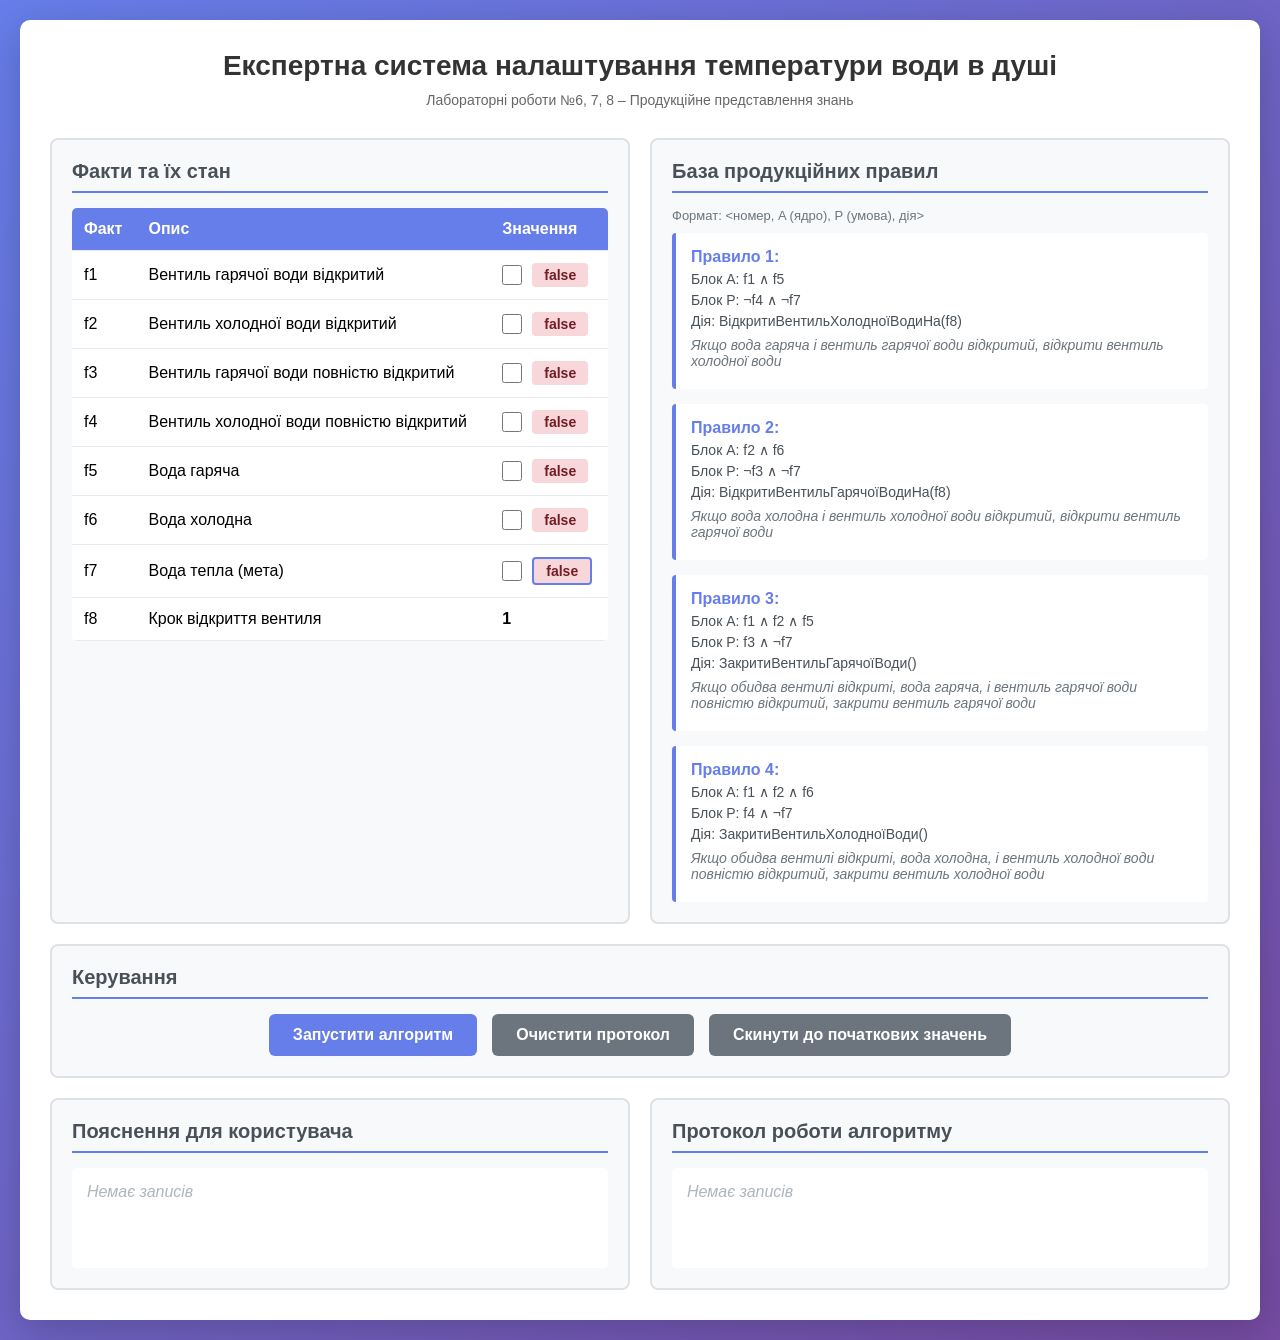
<file: index.html>
<!DOCTYPE html>
<html lang="uk">
<head>
    <meta charset="UTF-8">
    <meta name="viewport" content="width=device-width, initial-scale=1.0">
    <title>Експертна система налаштування температури води</title>
    <link rel="stylesheet" href="style.css">
</head>
<body>
    <div class="container">
        <h1>Експертна система налаштування температури води в душі</h1>
        <p class="subtitle">Лабораторні роботи №6, 7, 8 – Продукційне представлення знань</p>

        <div class="main-content">
            <!-- Блок 1: Факти та їх стан -->
            <div class="block">
                <h2>Факти та їх стан</h2>
                <table class="facts-table">
                    <thead>
                        <tr>
                            <th>Факт</th>
                            <th>Опис</th>
                            <th>Значення</th>
                        </tr>
                    </thead>
                    <tbody>
                        <tr>
                            <td>f1</td>
                            <td>Вентиль гарячої води відкритий</td>
                            <td>
                                <label class="checkbox-label">
                                    <input type="checkbox" id="f1" onchange="updateFacts()">
                                    <span class="status" id="status-f1">false</span>
                                </label>
                            </td>
                        </tr>
                        <tr>
                            <td>f2</td>
                            <td>Вентиль холодної води відкритий</td>
                            <td>
                                <label class="checkbox-label">
                                    <input type="checkbox" id="f2" onchange="updateFacts()">
                                    <span class="status" id="status-f2">false</span>
                                </label>
                            </td>
                        </tr>
                        <tr>
                            <td>f3</td>
                            <td>Вентиль гарячої води повністю відкритий</td>
                            <td>
                                <label class="checkbox-label">
                                    <input type="checkbox" id="f3" onchange="updateFacts()">
                                    <span class="status" id="status-f3">false</span>
                                </label>
                            </td>
                        </tr>
                        <tr>
                            <td>f4</td>
                            <td>Вентиль холодної води повністю відкритий</td>
                            <td>
                                <label class="checkbox-label">
                                    <input type="checkbox" id="f4" onchange="updateFacts()">
                                    <span class="status" id="status-f4">false</span>
                                </label>
                            </td>
                        </tr>
                        <tr>
                            <td>f5</td>
                            <td>Вода гаряча</td>
                            <td>
                                <label class="checkbox-label">
                                    <input type="checkbox" id="f5" onchange="updateFacts()">
                                    <span class="status" id="status-f5">false</span>
                                </label>
                            </td>
                        </tr>
                        <tr>
                            <td>f6</td>
                            <td>Вода холодна</td>
                            <td>
                                <label class="checkbox-label">
                                    <input type="checkbox" id="f6" onchange="updateFacts()">
                                    <span class="status" id="status-f6">false</span>
                                </label>
                            </td>
                        </tr>
                        <tr>
                            <td>f7</td>
                            <td>Вода тепла (мета)</td>
                            <td>
                                <label class="checkbox-label">
                                    <input type="checkbox" id="f7" onchange="updateFacts()">
                                    <span class="status goal" id="status-f7">false</span>
                                </label>
                            </td>
                        </tr>
                        <tr>
                            <td>f8</td>
                            <td>Крок відкриття вентиля</td>
                            <td>
                                <span style="font-weight: bold; font-size: 16px;">1</span>
                            </td>
                        </tr>
                    </tbody>
                </table>
            </div>

            <!-- Блок 2: База правил -->
            <div class="block">
                <h2>База продукційних правил</h2>
                <p style="font-size: 13px; color: #6c757d; margin-bottom: 10px;">Формат: &lt;номер, A (ядро), P (умова), дія&gt;</p>
                <div class="rules-list">
                    <div class="rule">
                        <strong>Правило 1:</strong>
                        <p>Блок A: f1 ∧ f5</p>
                        <p>Блок P: ¬f4 ∧ ¬f7</p>
                        <p>Дія: ВідкритиВентильХолодноїВодиНа(f8)</p>
                        <p class="rule-desc">Якщо вода гаряча і вентиль гарячої води відкритий, відкрити вентиль холодної води</p>
                    </div>
                    <div class="rule">
                        <strong>Правило 2:</strong>
                        <p>Блок A: f2 ∧ f6</p>
                        <p>Блок P: ¬f3 ∧ ¬f7</p>
                        <p>Дія: ВідкритиВентильГарячоїВодиНа(f8)</p>
                        <p class="rule-desc">Якщо вода холодна і вентиль холодної води відкритий, відкрити вентиль гарячої води</p>
                    </div>
                    <div class="rule">
                        <strong>Правило 3:</strong>
                        <p>Блок A: f1 ∧ f2 ∧ f5</p>
                        <p>Блок P: f3 ∧ ¬f7</p>
                        <p>Дія: ЗакритиВентильГарячоїВоди()</p>
                        <p class="rule-desc">Якщо обидва вентилі відкриті, вода гаряча, і вентиль гарячої води повністю відкритий, закрити вентиль гарячої води</p>
                    </div>
                    <div class="rule">
                        <strong>Правило 4:</strong>
                        <p>Блок A: f1 ∧ f2 ∧ f6</p>
                        <p>Блок P: f4 ∧ ¬f7</p>
                        <p>Дія: ЗакритиВентильХолодноїВоди()</p>
                        <p class="rule-desc">Якщо обидва вентилі відкриті, вода холодна, і вентиль холодної води повністю відкритий, закрити вентиль холодної води</p>
                    </div>
                </div>
            </div>

            <!-- Блок 3: Керування -->
            <div class="block controls">
                <h2>Керування</h2>
                <div class="buttons">
                    <button onclick="runAlgorithm()" class="btn btn-primary">Запустити алгоритм</button>
                    <button onclick="clearProtocol()" class="btn btn-secondary">Очистити протокол</button>
                    <button onclick="resetFacts()" class="btn btn-secondary">Скинути до початкових значень</button>
                </div>
            </div>

            <!-- Блок 4: Пояснення для користувача (ЛР7) -->
            <div class="block">
                <h2>Пояснення для користувача</h2>
                <div id="explanations" class="explanations"></div>
            </div>

            <!-- Блок 5: Протокол роботи алгоритму (ЛР6) -->
            <div class="block">
                <h2>Протокол роботи алгоритму</h2>
                <div id="protocol" class="protocol"></div>
            </div>
        </div>
    </div>

    <script src="script.js"></script>
</body>
</html>
</file>
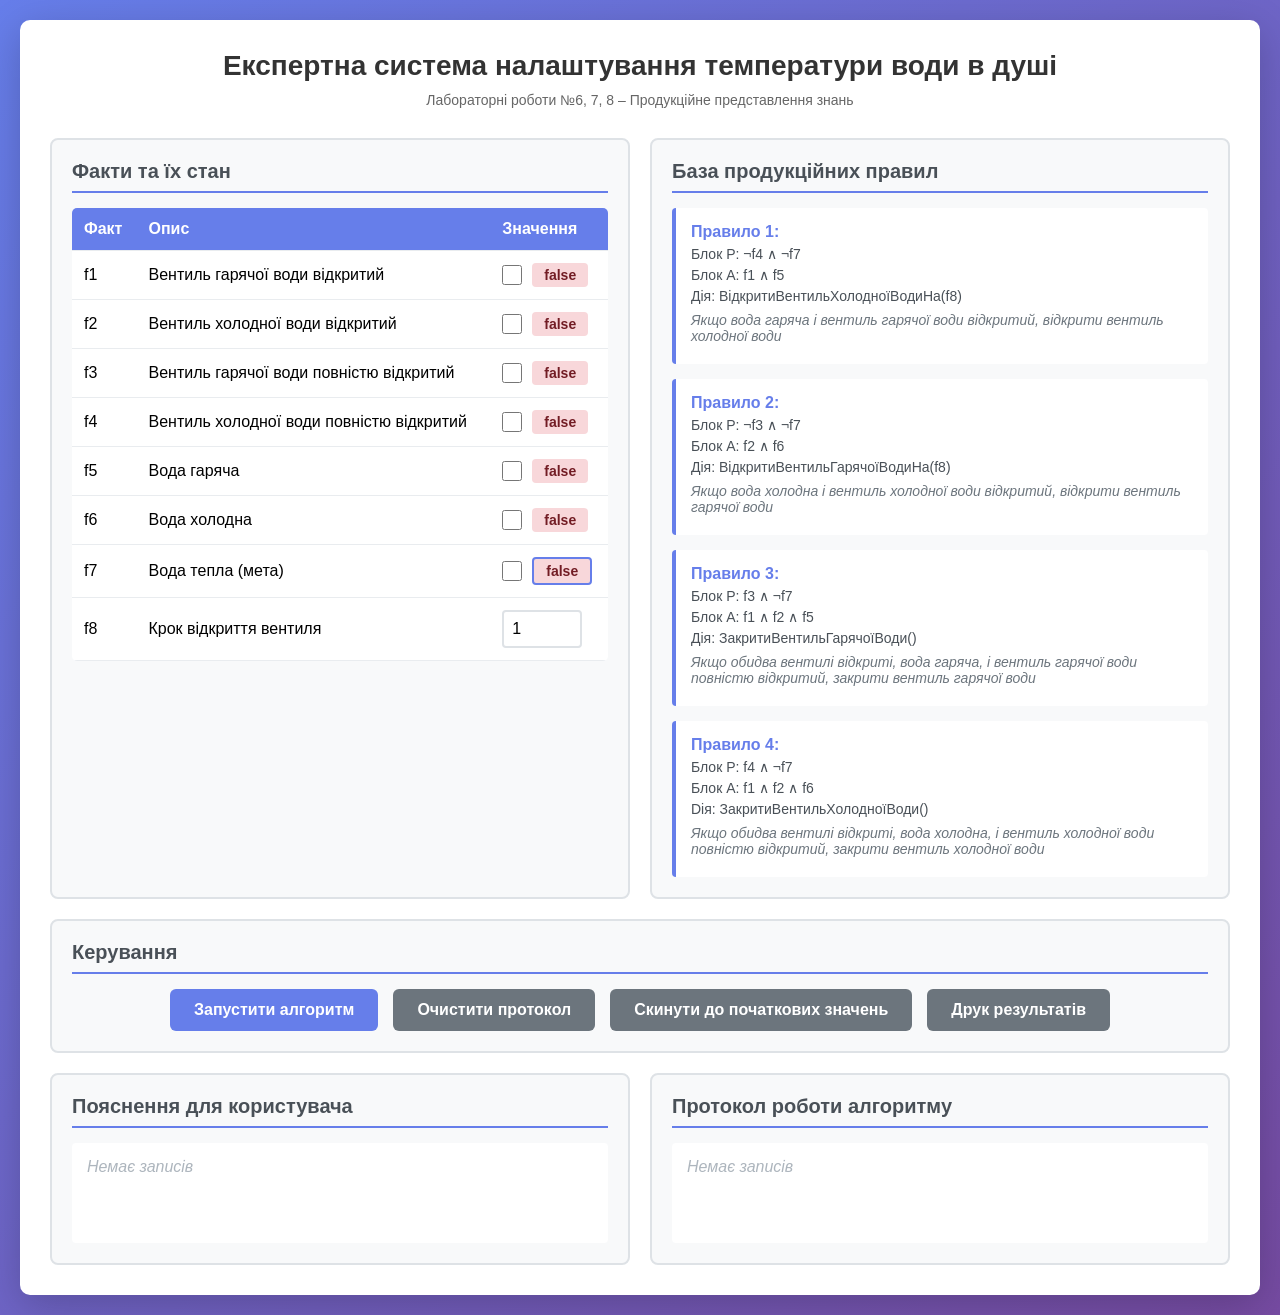
<file: idnex.html>
<!DOCTYPE html>
<html lang="uk">
<head>
    <meta charset="UTF-8">
    <meta name="viewport" content="width=device-width, initial-scale=1.0">
    <title>Експертна система налаштування температури води</title>
    <link rel="stylesheet" href="style.css">
</head>
<body>
    <div class="container">
        <h1>Експертна система налаштування температури води в душі</h1>
        <p class="subtitle">Лабораторні роботи №6, 7, 8 – Продукційне представлення знань</p>

        <div class="main-content">
            <!-- Блок 1: Факти та їх стан -->
            <div class="block">
                <h2>Факти та їх стан</h2>
                <table class="facts-table">
                    <thead>
                        <tr>
                            <th>Факт</th>
                            <th>Опис</th>
                            <th>Значення</th>
                        </tr>
                    </thead>
                    <tbody>
                        <tr>
                            <td>f1</td>
                            <td>Вентиль гарячої води відкритий</td>
                            <td>
                                <label class="checkbox-label">
                                    <input type="checkbox" id="f1" onchange="updateFacts()">
                                    <span class="status" id="status-f1">false</span>
                                </label>
                            </td>
                        </tr>
                        <tr>
                            <td>f2</td>
                            <td>Вентиль холодної води відкритий</td>
                            <td>
                                <label class="checkbox-label">
                                    <input type="checkbox" id="f2" onchange="updateFacts()">
                                    <span class="status" id="status-f2">false</span>
                                </label>
                            </td>
                        </tr>
                        <tr>
                            <td>f3</td>
                            <td>Вентиль гарячої води повністю відкритий</td>
                            <td>
                                <label class="checkbox-label">
                                    <input type="checkbox" id="f3" onchange="updateFacts()">
                                    <span class="status" id="status-f3">false</span>
                                </label>
                            </td>
                        </tr>
                        <tr>
                            <td>f4</td>
                            <td>Вентиль холодної води повністю відкритий</td>
                            <td>
                                <label class="checkbox-label">
                                    <input type="checkbox" id="f4" onchange="updateFacts()">
                                    <span class="status" id="status-f4">false</span>
                                </label>
                            </td>
                        </tr>
                        <tr>
                            <td>f5</td>
                            <td>Вода гаряча</td>
                            <td>
                                <label class="checkbox-label">
                                    <input type="checkbox" id="f5" onchange="updateFacts()">
                                    <span class="status" id="status-f5">false</span>
                                </label>
                            </td>
                        </tr>
                        <tr>
                            <td>f6</td>
                            <td>Вода холодна</td>
                            <td>
                                <label class="checkbox-label">
                                    <input type="checkbox" id="f6" onchange="updateFacts()">
                                    <span class="status" id="status-f6">false</span>
                                </label>
                            </td>
                        </tr>
                        <tr>
                            <td>f7</td>
                            <td>Вода тепла (мета)</td>
                            <td>
                                <label class="checkbox-label">
                                    <input type="checkbox" id="f7" onchange="updateFacts()">
                                    <span class="status goal" id="status-f7">false</span>
                                </label>
                            </td>
                        </tr>
                        <tr>
                            <td>f8</td>
                            <td>Крок відкриття вентиля</td>
                            <td>
                                <input type="number" id="f8" value="1" min="1" max="10" onchange="updateFacts()">
                            </td>
                        </tr>
                    </tbody>
                </table>
            </div>

            <!-- Блок 2: База правил -->
            <div class="block">
                <h2>База продукційних правил</h2>
                <div class="rules-list">
                    <div class="rule">
                        <strong>Правило 1:</strong>
                        <p>Блок P: ¬f4 ∧ ¬f7</p>
                        <p>Блок A: f1 ∧ f5</p>
                        <p>Дія: ВідкритиВентильХолодноїВодиНа(f8)</p>
                        <p class="rule-desc">Якщо вода гаряча і вентиль гарячої води відкритий, відкрити вентиль холодної води</p>
                    </div>
                    <div class="rule">
                        <strong>Правило 2:</strong>
                        <p>Блок P: ¬f3 ∧ ¬f7</p>
                        <p>Блок A: f2 ∧ f6</p>
                        <p>Дія: ВідкритиВентильГарячоїВодиНа(f8)</p>
                        <p class="rule-desc">Якщо вода холодна і вентиль холодної води відкритий, відкрити вентиль гарячої води</p>
                    </div>
                    <div class="rule">
                        <strong>Правило 3:</strong>
                        <p>Блок P: f3 ∧ ¬f7</p>
                        <p>Блок A: f1 ∧ f2 ∧ f5</p>
                        <p>Дія: ЗакритиВентильГарячоїВоди()</p>
                        <p class="rule-desc">Якщо обидва вентилі відкриті, вода гаряча, і вентиль гарячої води повністю відкритий, закрити вентиль гарячої води</p>
                    </div>
                    <div class="rule">
                        <strong>Правило 4:</strong>
                        <p>Блок P: f4 ∧ ¬f7</p>
                        <p>Блок A: f1 ∧ f2 ∧ f6</p>
                        <p>Dія: ЗакритиВентильХолодноїВоди()</p>
                        <p class="rule-desc">Якщо обидва вентилі відкриті, вода холодна, і вентиль холодної води повністю відкритий, закрити вентиль холодної води</p>
                    </div>
                </div>
            </div>

            <!-- Блок 3: Керування -->
            <div class="block controls">
                <h2>Керування</h2>
                <div class="buttons">
                    <button onclick="runAlgorithm()" class="btn btn-primary">Запустити алгоритм</button>
                    <button onclick="clearProtocol()" class="btn btn-secondary">Очистити протокол</button>
                    <button onclick="resetFacts()" class="btn btn-secondary">Скинути до початкових значень</button>
                    <button onclick="printResults()" class="btn btn-secondary">Друк результатів</button>
                </div>
            </div>

            <!-- Блок 4: Пояснення для користувача (ЛР7) -->
            <div class="block">
                <h2>Пояснення для користувача</h2>
                <div id="explanations" class="explanations"></div>
            </div>

            <!-- Блок 5: Протокол роботи алгоритму (ЛР6) -->
            <div class="block">
                <h2>Протокол роботи алгоритму</h2>
                <div id="protocol" class="protocol"></div>
            </div>
        </div>
    </div>

    <script src="script.js"></script>
</body>
</html>
</file>
<file: style.css>
* {
    margin: 0;
    padding: 0;
    box-sizing: border-box;
}

body {
    font-family: 'Segoe UI', Tahoma, Geneva, Verdana, sans-serif;
    background: linear-gradient(135deg, #667eea 0%, #764ba2 100%);
    min-height: 100vh;
    padding: 20px;
}

.container {
    max-width: 1400px;
    margin: 0 auto;
    background: white;
    border-radius: 10px;
    box-shadow: 0 10px 40px rgba(0, 0, 0, 0.2);
    padding: 30px;
}

h1 {
    color: #333;
    text-align: center;
    margin-bottom: 10px;
    font-size: 28px;
}

.subtitle {
    text-align: center;
    color: #666;
    margin-bottom: 30px;
    font-size: 14px;
}

.main-content {
    display: grid;
    grid-template-columns: 1fr 1fr;
    gap: 20px;
}

.block {
    background: #f8f9fa;
    border: 2px solid #dee2e6;
    border-radius: 8px;
    padding: 20px;
}

.block h2 {
    color: #495057;
    font-size: 20px;
    margin-bottom: 15px;
    border-bottom: 2px solid #667eea;
    padding-bottom: 8px;
}

/* Таблиця фактів */
.facts-table {
    width: 100%;
    border-collapse: collapse;
    background: white;
    border-radius: 5px;
    overflow: hidden;
}

.facts-table th,
.facts-table td {
    padding: 12px;
    text-align: left;
    border-bottom: 1px solid #e9ecef;
}

.facts-table th {
    background: #667eea;
    color: white;
    font-weight: 600;
}

.facts-table tr:hover {
    background: #f1f3f5;
}

.checkbox-label {
    display: flex;
    align-items: center;
    gap: 10px;
}

.checkbox-label input[type="checkbox"] {
    width: 20px;
    height: 20px;
    cursor: pointer;
}

.status {
    font-weight: bold;
    padding: 4px 12px;
    border-radius: 4px;
    font-size: 14px;
}

.status.true {
    background: #d4edda;
    color: #155724;
}

.status.false {
    background: #f8d7da;
    color: #721c24;
}

.status.goal {
    border: 2px solid #667eea;
}

input[type="number"] {
    width: 80px;
    padding: 8px;
    border: 2px solid #dee2e6;
    border-radius: 4px;
    font-size: 16px;
}

/* База правил */
.rules-list {
    display: flex;
    flex-direction: column;
    gap: 15px;
}

.rule {
    background: white;
    padding: 15px;
    border-left: 4px solid #667eea;
    border-radius: 4px;
}

.rule strong {
    color: #667eea;
    font-size: 16px;
}

.rule p {
    margin: 5px 0;
    color: #495057;
    font-size: 14px;
}

.rule-desc {
    font-style: italic;
    color: #6c757d !important;
    margin-top: 8px !important;
}

/* Кнопки керування */
.controls {
    grid-column: 1 / -1;
}

.buttons {
    display: flex;
    gap: 15px;
    flex-wrap: wrap;
    justify-content: center;
}

.btn {
    padding: 12px 24px;
    border: none;
    border-radius: 6px;
    font-size: 16px;
    font-weight: 600;
    cursor: pointer;
    transition: all 0.3s ease;
}

.btn-primary {
    background: #667eea;
    color: white;
}

.btn-primary:hover {
    background: #5568d3;
    transform: translateY(-2px);
    box-shadow: 0 4px 12px rgba(102, 126, 234, 0.4);
}

.btn-secondary {
    background: #6c757d;
    color: white;
}

.btn-secondary:hover {
    background: #5a6268;
    transform: translateY(-2px);
    box-shadow: 0 4px 12px rgba(108, 117, 125, 0.4);
}

/* Пояснення та протокол */
.explanations,
.protocol {
    background: white;
    padding: 15px;
    border-radius: 4px;
    max-height: 400px;
    overflow-y: auto;
    min-height: 100px;
}

.explanations:empty::before,
.protocol:empty::before {
    content: 'Немає записів';
    color: #adb5bd;
    font-style: italic;
}

.log-entry {
    padding: 10px;
    margin-bottom: 8px;
    border-radius: 4px;
    border-left: 3px solid #dee2e6;
    background: #f8f9fa;
}

.log-entry.step {
    border-left-color: #667eea;
}

.log-entry.success {
    border-left-color: #28a745;
    background: #d4edda;
}

.log-entry.warning {
    border-left-color: #ffc107;
    background: #fff3cd;
}

.log-entry.error {
    border-left-color: #dc3545;
    background: #f8d7da;
}

.log-entry strong {
    display: block;
    margin-bottom: 4px;
    color: #495057;
}

.log-entry .details {
    font-size: 13px;
    color: #6c757d;
    margin-left: 10px;
}

/* Адаптивність */
@media (max-width: 1024px) {
    .main-content {
        grid-template-columns: 1fr;
    }
}
</file>
